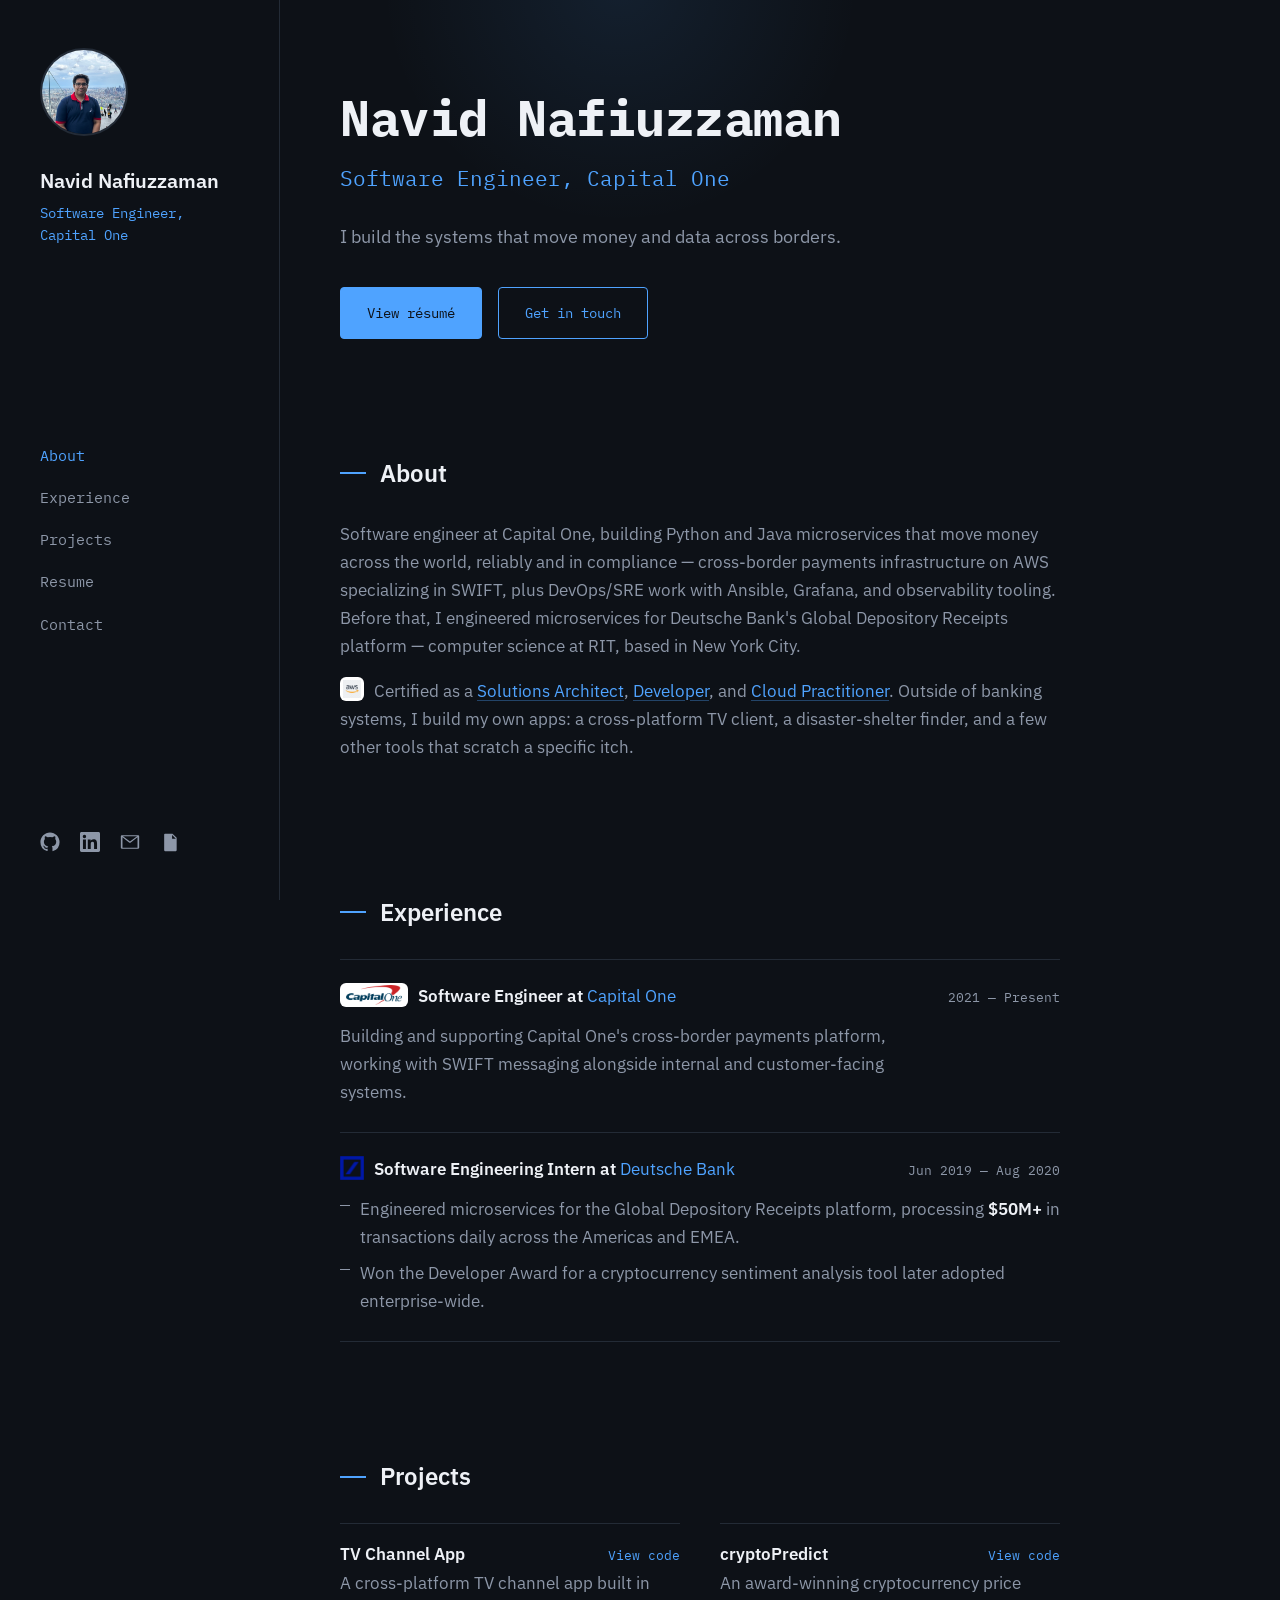
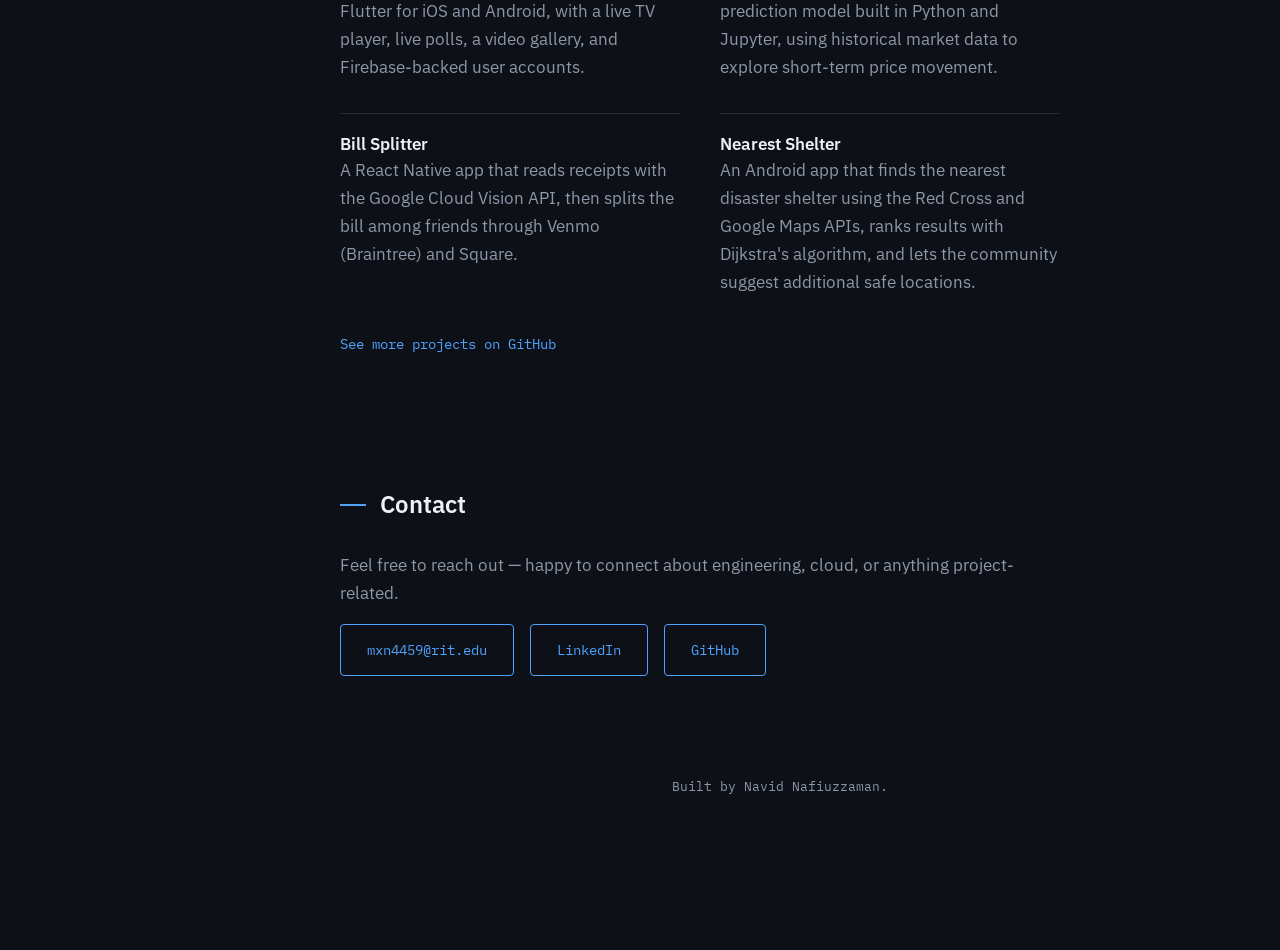
<file: index.html>
<!DOCTYPE html>
<html lang="en">
<head>
  <meta charset="UTF-8" />
  <meta name="viewport" content="width=device-width, initial-scale=1.0" />
  <title>Navid Nafiuzzaman — Software Engineer</title>
  <meta name="description" content="Navid Nafiuzzaman — Software Engineer at Capital One. Resume, experience, and featured projects." />
  <link rel="icon" href="data:,">
  <link rel="preconnect" href="https://fonts.googleapis.com">
  <link rel="preconnect" href="https://fonts.gstatic.com" crossorigin>
  <link href="https://fonts.googleapis.com/css2?family=IBM+Plex+Mono:wght@400;500;600;700&family=IBM+Plex+Sans:wght@400;500;600&display=swap" rel="stylesheet">
  <link rel="stylesheet" href="css/style.css" />
  <!-- Cloudflare Web Analytics --><script type='module' src='https://static.cloudflareinsights.com/beacon.min.js' data-cf-beacon='{"token": "6f287b80a2784d01a4946f35926dfeba"}'></script><!-- End Cloudflare Web Analytics -->
</head>
<body>

  <button class="nav-toggle" id="navToggle" aria-label="Toggle navigation" aria-expanded="false">
    <span></span><span></span><span></span>
  </button>

  <header class="sidebar" id="sidebar">
    <div class="sidebar-inner">
      <div class="sidebar-top">
        <a href="#intro" class="avatar-link">
          <img src="assets/images/headshot.jpg" alt="Navid Nafiuzzaman" class="avatar" width="96" height="96" />
        </a>
        <p class="brand"><a href="#intro">Navid Nafiuzzaman</a></p>
        <p class="brand-title">Software Engineer, Capital One</p>
      </div>

      <nav class="nav" aria-label="Primary">
        <ul>
          <li><a href="#about" class="nav-link">About</a></li>
          <li><a href="#experience" class="nav-link">Experience</a></li>
          <li><a href="#projects" class="nav-link">Projects</a></li>
          <li><a href="assets/resume/Navid_Nafiuzzaman_Resume.pdf" target="_blank" rel="noopener noreferrer" class="nav-link">Resume</a></li>
          <li><a href="#contact" class="nav-link">Contact</a></li>
        </ul>
      </nav>

      <ul class="social-links">
        <li>
          <a href="https://github.com/mxnavid" target="_blank" rel="noopener noreferrer" aria-label="GitHub">
            <svg viewBox="0 0 24 24" width="20" height="20" aria-hidden="true"><path fill="currentColor" d="M12 .5C5.73.5.5 5.73.5 12a11.5 11.5 0 0 0 7.86 10.93c.57.1.78-.25.78-.55v-2.14c-3.2.7-3.87-1.36-3.87-1.36-.53-1.34-1.29-1.7-1.29-1.7-1.05-.72.08-.7.08-.7 1.17.08 1.78 1.2 1.78 1.2 1.03 1.77 2.71 1.26 3.37.96.1-.75.4-1.26.73-1.55-2.56-.29-5.25-1.28-5.25-5.7 0-1.26.45-2.29 1.19-3.1-.12-.29-.52-1.47.11-3.06 0 0 .97-.31 3.18 1.18a11 11 0 0 1 5.79 0c2.2-1.49 3.17-1.18 3.17-1.18.64 1.59.24 2.77.12 3.06.74.81 1.18 1.84 1.18 3.1 0 4.43-2.69 5.4-5.26 5.69.41.36.78 1.06.78 2.14v3.17c0 .3.2.65.79.54A11.5 11.5 0 0 0 23.5 12C23.5 5.73 18.27.5 12 .5Z"/></svg>
          </a>
        </li>
        <li>
          <a href="https://www.linkedin.com/in/mnnavid/" target="_blank" rel="noopener noreferrer" aria-label="LinkedIn">
            <svg viewBox="0 0 24 24" width="20" height="20" aria-hidden="true"><path fill="currentColor" d="M20.45 20.45h-3.56v-5.57c0-1.33-.02-3.04-1.85-3.04-1.86 0-2.14 1.45-2.14 2.94v5.67H9.34V9h3.42v1.56h.05c.48-.9 1.64-1.85 3.38-1.85 3.6 0 4.26 2.37 4.26 5.46v6.28ZM5.34 7.43a2.06 2.06 0 1 1 0-4.12 2.06 2.06 0 0 1 0 4.12ZM7.12 20.45H3.56V9h3.56v11.45ZM22.22 0H1.77C.8 0 0 .78 0 1.75v20.5C0 23.22.8 24 1.77 24h20.45c.98 0 1.78-.78 1.78-1.75V1.75C24 .78 23.2 0 22.22 0Z"/></svg>
          </a>
        </li>
        <li>
          <a href="mailto:mxn4459@rit.edu" aria-label="Email">
            <svg viewBox="0 0 24 24" width="20" height="20" aria-hidden="true"><path fill="currentColor" d="M2 4h20a1 1 0 0 1 1 1v14a1 1 0 0 1-1 1H2a1 1 0 0 1-1-1V5a1 1 0 0 1 1-1Zm19 2.4-8.53 6.4a1 1 0 0 1-1.2 0L2.99 6.4V19h18.02V6.4ZM3.5 5l8.5 6.4L20.5 5h-17Z"/></svg>
          </a>
        </li>
        <li>
          <a href="assets/resume/Navid_Nafiuzzaman_Resume.pdf" target="_blank" rel="noopener noreferrer" aria-label="Resume">
            <svg viewBox="0 0 24 24" width="20" height="20" aria-hidden="true"><path fill="currentColor" d="M6 2h9l5 5v15a1 1 0 0 1-1 1H6a1 1 0 0 1-1-1V3a1 1 0 0 1 1-1Zm8.5 1.5V8H19l-4.5-4.5ZM7 12h10v1.5H7V12Zm0 4h10v1.5H7V16Zm0-8h4v1.5H7V8Z"/></svg>
          </a>
        </li>
      </ul>
    </div>
  </header>

  <div class="nav-overlay" id="navOverlay"></div>

  <main class="content">

    <section id="intro" class="section intro">
      <h1 class="intro-name">Navid Nafiuzzaman</h1>
      <p class="intro-role">Software Engineer, Capital One</p>
      <p class="intro-desc">
        I build the systems that move money and data across borders.
      </p>
      <div class="intro-actions">
        <a href="assets/resume/Navid_Nafiuzzaman_Resume.pdf" target="_blank" rel="noopener noreferrer" class="btn btn-primary">View résumé</a>
        <a href="#contact" class="btn btn-outline">Get in touch</a>
      </div>
    </section>

    <section id="about" class="section">
      <h2 class="section-heading">About</h2>
      <div class="section-body">
        <p>
          Software engineer at Capital One, building Python and Java microservices
          that move money across the world, reliably and in compliance — cross-border
          payments infrastructure on AWS specializing in SWIFT, plus DevOps/SRE work
          with Ansible, Grafana, and observability tooling. Before that, I engineered
          microservices for Deutsche Bank's Global Depository Receipts platform —
          computer science at RIT, based in New York City.
        </p>
        <p>
          <span class="org-mark org-mark-chip"><img src="assets/images/logos/aws.png" alt="" width="20" height="20"></span><span class="sr-only">AWS </span>Certified as a
          <a href="https://www.credly.com/badges/630fb256-3aca-4570-bacc-ad42066d704b?source=linked_in_profile" target="_blank" rel="noopener noreferrer" class="inline-link">Solutions Architect</a>,
          <a href="https://www.credly.com/badges/6d868f8f-d91f-469c-9df3-13bb620effad/linked_in_profile" target="_blank" rel="noopener noreferrer" class="inline-link">Developer</a>,
          and
          <a href="https://www.credly.com/badges/27e353ab-930c-4be0-b7f9-39f13af65729/linked_in_profile" target="_blank" rel="noopener noreferrer" class="inline-link">Cloud Practitioner</a>.
          Outside of banking systems, I build my own apps: a cross-platform TV client,
          a disaster-shelter finder, and a few other tools that scratch a specific itch.
        </p>
      </div>
    </section>

    <section id="experience" class="section">
      <h2 class="section-heading">Experience</h2>
      <div class="section-body">
        <div class="ledger">

          <article class="entry">
            <div class="entry-head">
              <h3><span class="org-mark org-mark-wide org-mark-chip"><img src="assets/images/logos/capital-one.png" alt="" width="52" height="20"></span>Software Engineer at <span class="entry-org">Capital One</span></h3>
              <span class="entry-dates">2021 — Present</span>
            </div>
            <p class="entry-summary">
              Building and supporting Capital One's cross-border payments platform,
              working with SWIFT messaging alongside internal and customer-facing systems.
            </p>
          </article>

          <article class="entry">
            <div class="entry-head">
              <h3><span class="org-mark"><img src="assets/images/logos/deutsche-bank.png" alt="" width="24" height="24"></span>Software Engineering Intern at <span class="entry-org">Deutsche Bank</span></h3>
              <span class="entry-dates">Jun 2019 — Aug 2020</span>
            </div>
            <ul class="entry-list">
              <li>Engineered microservices for the Global Depository Receipts platform, processing <strong>$50M+</strong> in transactions daily across the Americas and EMEA.</li>
              <li>Won the Developer Award for a cryptocurrency sentiment analysis tool later adopted enterprise-wide.</li>
            </ul>
          </article>

        </div>
      </div>
    </section>

    <section id="projects" class="section">
      <h2 class="section-heading">Projects</h2>
      <div class="section-body">
        <div class="project-grid">

          <article class="project">
            <div class="entry-head">
              <h3>TV Channel App</h3>
              <a href="https://github.com/mxnavid/live_player" target="_blank" rel="noopener noreferrer" class="entry-action">View code</a>
            </div>
            <p>
              A cross-platform TV channel app built in Flutter for iOS and Android, with a live
              TV player, live polls, a video gallery, and Firebase-backed user accounts.
            </p>
          </article>

          <article class="project">
            <div class="entry-head">
              <h3>cryptoPredict</h3>
              <a href="https://github.com/mxnavid/cryptoPredict" target="_blank" rel="noopener noreferrer" class="entry-action">View code</a>
            </div>
            <p>
              An award-winning cryptocurrency price prediction model built in Python and
              Jupyter, using historical market data to explore short-term price movement.
            </p>
          </article>

          <article class="project">
            <div class="entry-head">
              <h3>Bill Splitter</h3>
            </div>
            <p>
              A React Native app that reads receipts with the Google Cloud Vision API, then
              splits the bill among friends through Venmo (Braintree) and Square.
            </p>
          </article>

          <article class="project">
            <div class="entry-head">
              <h3>Nearest Shelter</h3>
            </div>
            <p>
              An Android app that finds the nearest disaster shelter using the Red Cross and
              Google Maps APIs, ranks results with Dijkstra's algorithm, and lets the
              community suggest additional safe locations.
            </p>
          </article>

        </div>
        <p class="more-projects">
          <a href="https://github.com/mxnavid" target="_blank" rel="noopener noreferrer">See more projects on GitHub</a>
        </p>
      </div>
    </section>

    <section id="contact" class="section contact-section">
      <h2 class="section-heading">Contact</h2>
      <div class="section-body">
        <p>
          Feel free to reach out — happy to connect about engineering, cloud, or anything
          project-related.
        </p>
        <div class="contact-links">
          <a href="mailto:mxn4459@rit.edu" class="btn btn-outline">mxn4459@rit.edu</a>
          <a href="https://www.linkedin.com/in/mnnavid/" target="_blank" rel="noopener noreferrer" class="btn btn-outline">LinkedIn</a>
          <a href="https://github.com/mxnavid" target="_blank" rel="noopener noreferrer" class="btn btn-outline">GitHub</a>
        </div>
      </div>
    </section>

    <footer class="footer">
      <p>Built by Navid Nafiuzzaman.</p>
    </footer>

  </main>

  <script src="js/main.js"></script>
</body>
</html>
</file>
<file: css/style.css>
/* ---------- Design tokens ---------- */
:root {
  --bg: #0d1117;
  --surface: #141b24;
  --line: #232b36;
  --ink: #eef1f6;
  --ink-muted: #8d97a8;
  --accent: #4fa3ff;
  --sidebar-width: 280px;
  --max-content-width: 720px;
  --font-mono: "IBM Plex Mono", ui-monospace, "SF Mono", Menlo, Consolas, monospace;
  --font-sans: "IBM Plex Sans", -apple-system, BlinkMacSystemFont, "Segoe UI", Roboto, Helvetica, Arial, sans-serif;
}

* { box-sizing: border-box; }

html { scroll-behavior: smooth; }

body {
  margin: 0;
  overflow-x: hidden;
  background: var(--bg);
  color: var(--ink-muted);
  font-family: var(--font-sans);
  font-size: 17px;
  line-height: 1.65;
  -webkit-font-smoothing: antialiased;
}

a { color: inherit; text-decoration: none; }

.inline-link {
  color: var(--accent);
  text-underline-offset: 3px;
  text-decoration: underline;
  text-decoration-color: rgba(79, 163, 255, 0.35);
  transition: text-decoration-color 0.2s ease;
}

.inline-link:hover { text-decoration-color: var(--accent); }

h1, h2, h3 {
  color: var(--ink);
  margin: 0 0 0.5em;
  line-height: 1.2;
  font-weight: 600;
}

p { margin: 0 0 1em; }

ul { list-style: none; margin: 0; padding: 0; }

img, svg { display: block; max-width: 100%; }

::selection { background: var(--accent); color: #0d1117; }

:focus-visible {
  outline: 2px solid var(--accent);
  outline-offset: 3px;
}

/* ---------- Layout ---------- */
.sidebar {
  position: fixed;
  top: 0;
  left: 0;
  width: var(--sidebar-width);
  height: 100vh;
  padding: 48px 40px;
  display: flex;
  flex-direction: column;
  justify-content: space-between;
  background: var(--bg);
  border-right: 1px solid var(--line);
  z-index: 100;
}

.sidebar-inner {
  display: flex;
  flex-direction: column;
  height: 100%;
  justify-content: space-between;
}

.avatar-link {
  display: inline-block;
  margin-bottom: 20px;
}

.avatar {
  width: 88px;
  height: 88px;
  border-radius: 50%;
  object-fit: cover;
  border: 2px solid var(--line);
  transition: border-color 0.2s ease;
}

.avatar-link:hover .avatar { border-color: var(--accent); }

.brand {
  font-size: 1.25rem;
  font-weight: 600;
  color: var(--ink);
  margin: 0 0 0.25em;
}
.brand a { color: var(--ink); }

.brand-title {
  font-size: 0.85rem;
  color: var(--accent);
  font-family: var(--font-mono);
  margin: 0;
}

.nav ul { display: flex; flex-direction: column; gap: 14px; margin-top: 44px; }

.nav-link {
  font-size: 0.95rem;
  color: var(--ink-muted);
  font-family: var(--font-mono);
  transition: color 0.2s ease;
  display: inline-block;
}

.nav-link:hover,
.nav-link.active {
  color: var(--accent);
}

.social-links {
  display: flex;
  gap: 20px;
  margin-top: 44px;
}

.social-links a {
  color: var(--ink-muted);
  transition: color 0.2s ease, transform 0.2s ease;
}

.social-links a:hover {
  color: var(--accent);
  transform: translateY(-2px);
}

.content {
  margin-left: var(--sidebar-width);
  padding: 0 60px 140px;
  position: relative;
}

.content::before {
  content: "";
  position: absolute;
  top: -10%;
  left: 10%;
  width: 480px;
  height: 480px;
  background: radial-gradient(circle, rgba(79, 163, 255, 0.1), transparent 70%);
  pointer-events: none;
  z-index: -1;
}

.section {
  max-width: var(--max-content-width);
  padding-top: 120px;
  scroll-margin-top: 96px;
}

.section:first-of-type { padding-top: 88px; scroll-margin-top: 0; }

.section-body { max-width: var(--max-content-width); }

.section-heading {
  display: flex;
  align-items: center;
  font-size: 1.5rem;
  margin-bottom: 32px;
}

.section-heading::before {
  content: "";
  display: inline-block;
  width: 26px;
  height: 2px;
  background: var(--accent);
  margin-right: 14px;
}

/* ---------- Intro / hero ---------- */
.intro-name {
  font-family: var(--font-mono);
  font-size: clamp(2rem, 5vw, 3.1rem);
  font-weight: 700;
  letter-spacing: -0.01em;
  margin: 0 0 0.3em;
  animation: rise 0.6s ease both;
}

.intro-role {
  font-family: var(--font-mono);
  font-size: clamp(1.1rem, 2.4vw, 1.3rem);
  color: var(--accent);
  margin: 0 0 24px;
  animation: rise 0.6s ease both;
  animation-delay: 0.08s;
}

.intro-desc {
  max-width: 560px;
  font-size: 1.15rem;
  margin: 0 0 36px;
  animation: rise 0.6s ease both;
  animation-delay: 0.16s;
}

.intro-actions {
  display: flex;
  flex-wrap: wrap;
  gap: 16px;
  animation: rise 0.6s ease both;
  animation-delay: 0.24s;
}

@keyframes rise {
  from { opacity: 0; transform: translateY(14px); }
  to { opacity: 1; transform: translateY(0); }
}

/* ---------- Buttons ---------- */
.btn {
  display: inline-block;
  font-family: var(--font-mono);
  font-size: 0.9rem;
  padding: 13px 26px;
  border-radius: 4px;
  border: 1px solid var(--accent);
  transition: background 0.2s ease, color 0.2s ease, transform 0.15s ease;
}

.btn-primary {
  background: var(--accent);
  color: #0d1117;
}

.btn-primary:hover {
  transform: translateY(-2px);
  opacity: 0.9;
}

.btn-outline {
  background: transparent;
  color: var(--accent);
}

.btn-outline:hover {
  background: var(--accent);
  color: #0d1117;
  transform: translateY(-2px);
}

/* ---------- Ledger entries (experience) ---------- */
.ledger {
  border-top: 1px solid var(--line);
}

.entry {
  display: block;
  padding: 26px 0;
  border-bottom: 1px solid var(--line);
}

.entry-head {
  display: flex;
  flex-wrap: wrap;
  justify-content: space-between;
  align-items: baseline;
  gap: 8px 20px;
  margin-bottom: 4px;
}

.entry-head h3 {
  margin: 0;
  font-size: 1.05rem;
}

.entry-org {
  color: var(--accent);
  font-weight: 400;
}

.org-mark {
  display: inline-flex;
  align-items: center;
  justify-content: center;
  width: 24px;
  height: 24px;
  margin-right: 10px;
  vertical-align: middle;
  transform: translateY(-3px);
}

.org-mark img {
  width: 100%;
  height: 100%;
  object-fit: contain;
}

.org-mark-chip {
  background: #fff;
  border-radius: 6px;
  padding: 3px;
}

.org-mark-wide {
  width: auto;
  padding: 3px 6px;
}

.org-mark-wide img {
  width: auto;
  height: 20px;
}

.sr-only {
  position: absolute;
  width: 1px;
  height: 1px;
  padding: 0;
  margin: -1px;
  overflow: hidden;
  clip: rect(0, 0, 0, 0);
  white-space: nowrap;
  border: 0;
}

.entry-dates {
  font-family: var(--font-mono);
  font-size: 0.82rem;
  color: var(--ink-muted);
  white-space: nowrap;
}

.entry-summary {
  margin: 12px 0 0;
  max-width: 560px;
}

.entry-action {
  font-family: var(--font-mono);
  font-size: 0.82rem;
  color: var(--accent);
  white-space: nowrap;
}

.entry-action:hover { text-decoration: underline; }

.entry-list {
  margin-top: 12px;
  display: flex;
  flex-direction: column;
  gap: 8px;
}

.entry-list li {
  padding-left: 20px;
  position: relative;
}

.entry-list li::before {
  content: "";
  position: absolute;
  left: 0;
  top: 0.6em;
  width: 10px;
  height: 1px;
  background: var(--ink-muted);
}

.entry-list strong { color: var(--ink); font-weight: 600; }

/* ---------- Projects ---------- */
.project-grid {
  display: grid;
  grid-template-columns: repeat(2, 1fr);
  gap: 32px 40px;
}

.project {
  border-top: 1px solid var(--line);
  padding-top: 20px;
}

.project .entry-head { margin-bottom: 2px; }

.project .entry-dates { display: block; margin-bottom: 10px; }

.project p { margin: 0; }

.more-projects {
  margin-top: 36px;
  font-family: var(--font-mono);
  font-size: 0.9rem;
}

.more-projects a { color: var(--accent); }
.more-projects a:hover { text-decoration: underline; }

/* ---------- Contact ---------- */
.contact-links {
  display: flex;
  flex-wrap: wrap;
  gap: 16px;
  margin-top: 8px;
}

.footer {
  margin-top: 100px;
  font-family: var(--font-mono);
  font-size: 0.8rem;
  color: var(--ink-muted);
  text-align: center;
}

/* ---------- Mobile nav ---------- */
.nav-toggle {
  display: none;
  position: fixed;
  top: 20px;
  right: 20px;
  z-index: 200;
  width: 44px;
  height: 44px;
  background: var(--surface);
  border: 1px solid var(--line);
  border-radius: 4px;
  flex-direction: column;
  align-items: center;
  justify-content: center;
  gap: 5px;
  cursor: pointer;
}

.nav-toggle span {
  display: block;
  width: 20px;
  height: 2px;
  background: var(--ink);
  transition: transform 0.25s ease, opacity 0.25s ease;
}

.nav-toggle.open span:nth-child(1) { transform: translateY(7px) rotate(45deg); }
.nav-toggle.open span:nth-child(2) { opacity: 0; }
.nav-toggle.open span:nth-child(3) { transform: translateY(-7px) rotate(-45deg); }

.nav-overlay {
  display: none;
  position: fixed;
  inset: 0;
  background: rgba(0, 0, 0, 0.5);
  z-index: 90;
  opacity: 0;
  pointer-events: none;
  transition: opacity 0.25s ease;
}

.nav-overlay.open {
  opacity: 1;
  pointer-events: auto;
}

/* ---------- Responsive ---------- */
@media (max-width: 1080px) {
  :root { --sidebar-width: 240px; }
  .content { padding: 0 40px 100px; }
  .project-grid { grid-template-columns: 1fr; }
}

@media (max-width: 800px) {
  .nav-toggle { display: flex; }
  .nav-overlay { display: block; }

  .sidebar {
    transform: translateX(-100%);
    transition: transform 0.3s ease;
    width: min(300px, 80vw);
    box-shadow: 2px 0 24px rgba(0, 0, 0, 0.4);
  }

  .sidebar.open { transform: translateX(0); }

  .content { margin-left: 0; padding: 0 24px 100px; }

  .section { padding-top: 72px; scroll-margin-top: 72px; }
  .section:first-of-type { padding-top: 88px; }
}

@media (max-width: 480px) {
  body { font-size: 16px; }
  .entry-head { flex-direction: column; align-items: flex-start; gap: 4px; }
}

@media (prefers-reduced-motion: reduce) {
  html { scroll-behavior: auto; }
  .intro-name, .intro-role, .intro-desc, .intro-actions {
    animation: none;
  }
  * {
    transition-duration: 0.001ms !important;
  }
}
</file>
